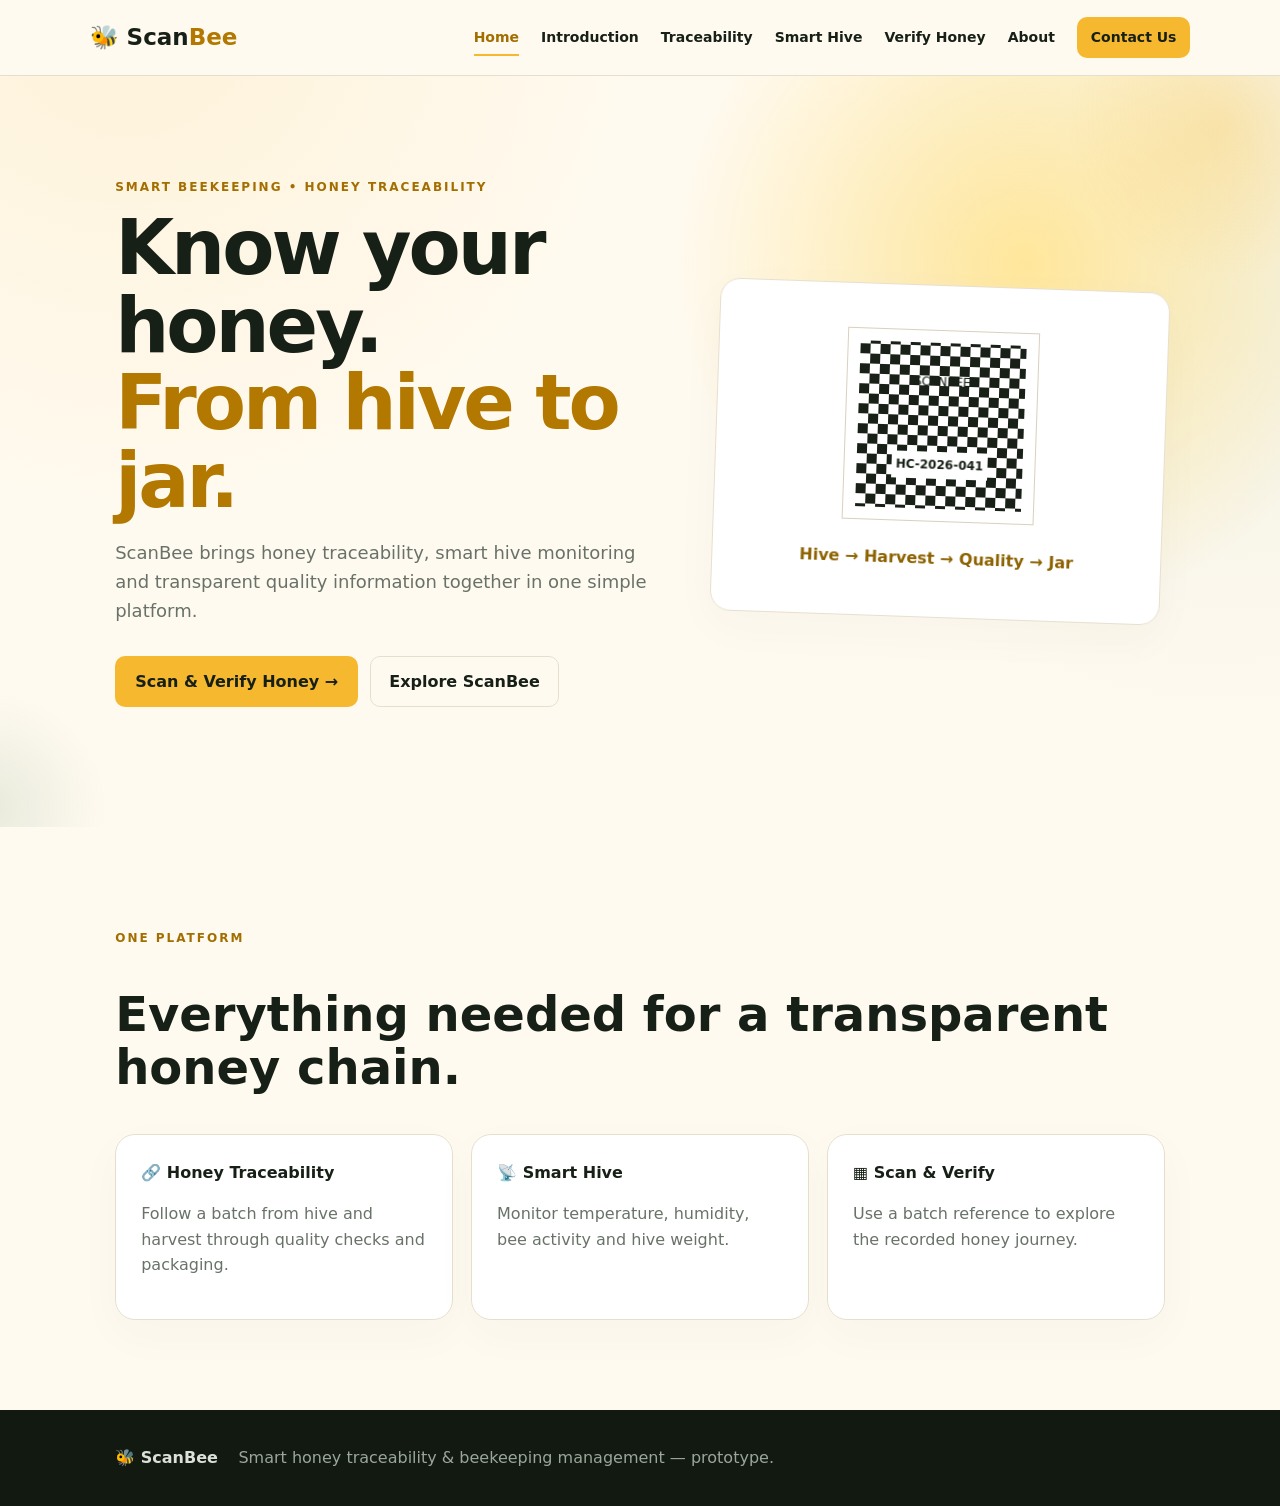
<file: index.html>
<!doctype html><html><head><meta charset="UTF-8"><meta name="viewport" content="width=device-width,initial-scale=1"><title>ScanBee | Smart Honey Traceability</title><link rel="stylesheet" href="style.css"></head><body class="page-enter">
<header><a class="logo" href="index.html">🐝 Scan<span>Bee</span></a><nav><a class="active" href="index.html">Home</a><a href="introduction.html">Introduction</a><a href="traceability.html">Traceability</a><a href="smart-hive.html">Smart Hive</a><a href="verify.html">Verify Honey</a><a href="about.html">About</a><a class="cta small" href="contact.html">Contact Us</a></nav></header>
<main><section class="hero"><div><p class="eyebrow">SMART BEEKEEPING • HONEY TRACEABILITY</p><h1>Know your honey.<br><em>From hive to jar.</em></h1><p>ScanBee brings honey traceability, smart hive monitoring and transparent quality information together in one simple platform.</p><div class="actions"><a class="cta" href="verify.html">Scan & Verify Honey →</a><a class="ghost" href="introduction.html">Explore ScanBee</a></div></div><div class="hero-card"><div class="qr">SCANBEE<br><b>HC-2026-041</b></div><div class="journey">Hive → Harvest → Quality → Jar</div></div></section>
<section class="section reveal"><p class="eyebrow">ONE PLATFORM</p><h2>Everything needed for a transparent honey chain.</h2><div class="cards"><a href="traceability.html"><b>🔗 Honey Traceability</b><p>Follow a batch from hive and harvest through quality checks and packaging.</p></a><a href="smart-hive.html"><b>📡 Smart Hive</b><p>Monitor temperature, humidity, bee activity and hive weight.</p></a><a href="verify.html"><b>▦ Scan & Verify</b><p>Use a batch reference to explore the recorded honey journey.</p></a></div></section></main><footer>🐝 ScanBee <span>Smart honey traceability & beekeeping management — prototype.</span></footer><script src="script.js"></script></body></html>
</file>
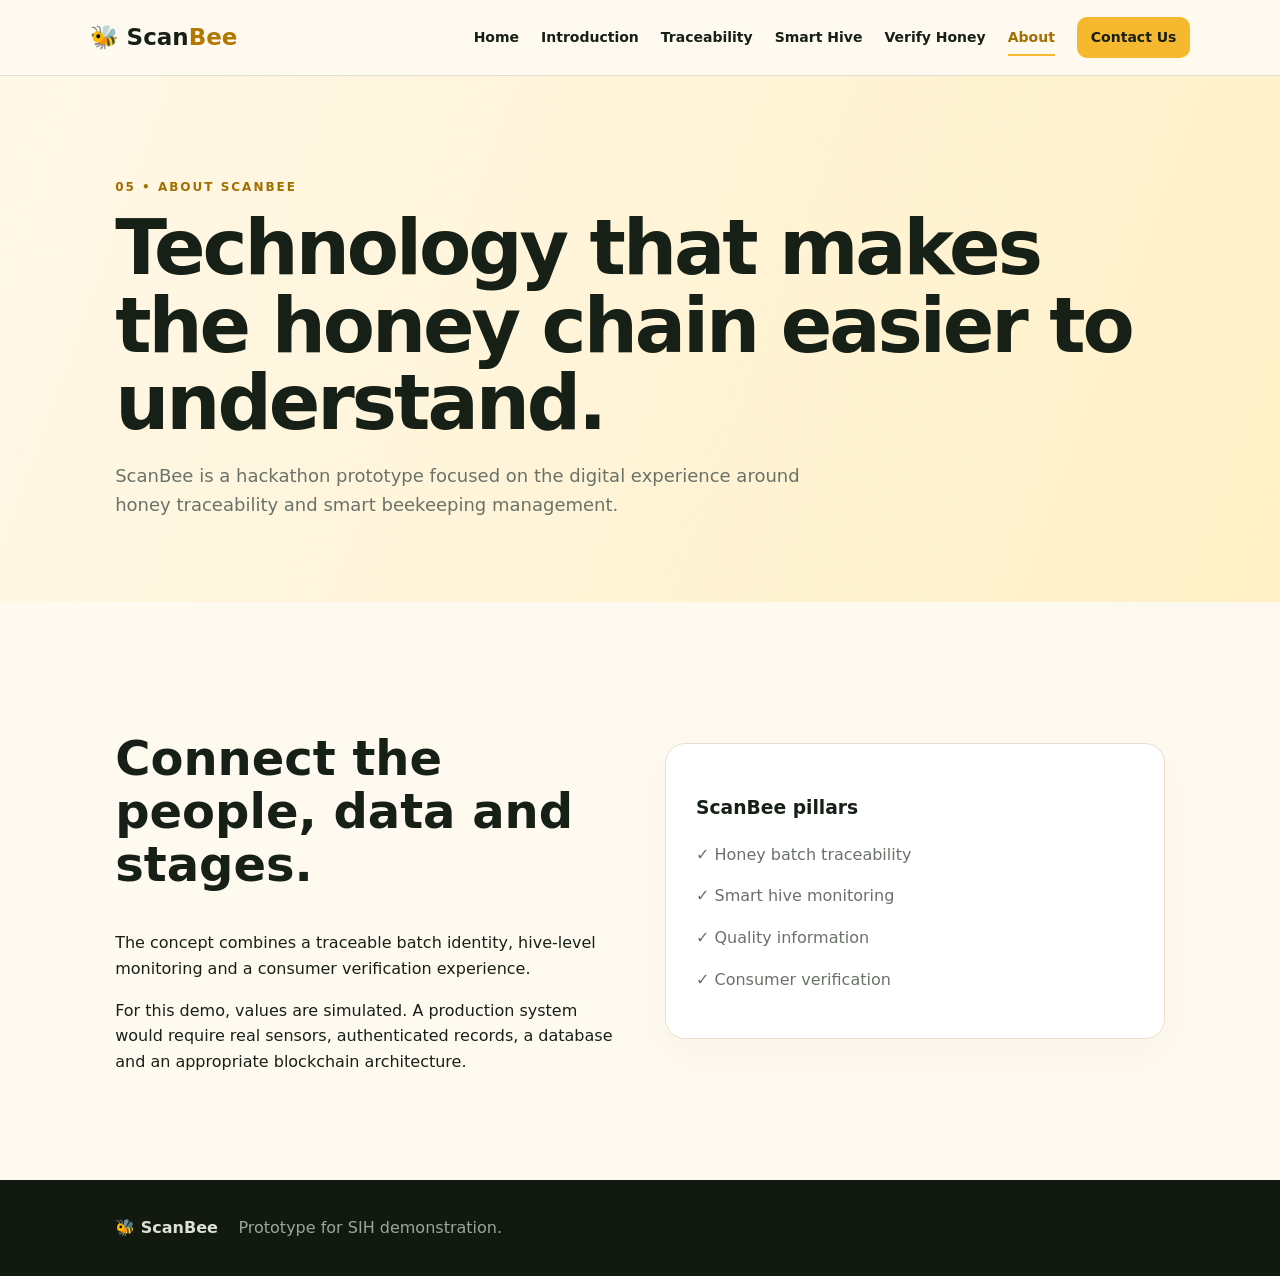
<file: about.html>
<!doctype html><html><head><meta charset="UTF-8"><meta name="viewport" content="width=device-width,initial-scale=1"><title>About | ScanBee</title><link rel="stylesheet" href="style.css"></head><body class="page-enter"><header><a class="logo" href="index.html">🐝 Scan<span>Bee</span></a><nav><a href="index.html">Home</a><a href="introduction.html">Introduction</a><a href="traceability.html">Traceability</a><a href="smart-hive.html">Smart Hive</a><a href="verify.html">Verify Honey</a><a class="active" href="about.html">About</a><a class="cta small" href="contact.html">Contact Us</a></nav></header><main><section class="page"><p class="eyebrow">05 • ABOUT SCANBEE</p><h1>Technology that makes the honey chain easier to understand.</h1><p>ScanBee is a hackathon prototype focused on the digital experience around honey traceability and smart beekeeping management.</p></section><section class="section two"><div><h2>Connect the people, data and stages.</h2><p>The concept combines a traceable batch identity, hive-level monitoring and a consumer verification experience.</p><p>For this demo, values are simulated. A production system would require real sensors, authenticated records, a database and an appropriate blockchain architecture.</p></div><div class="panel"><h3>ScanBee pillars</h3><p>✓ Honey batch traceability</p><p>✓ Smart hive monitoring</p><p>✓ Quality information</p><p>✓ Consumer verification</p></div></div></section></main><footer>🐝 ScanBee <span>Prototype for SIH demonstration.</span></footer></body></html>
</file>
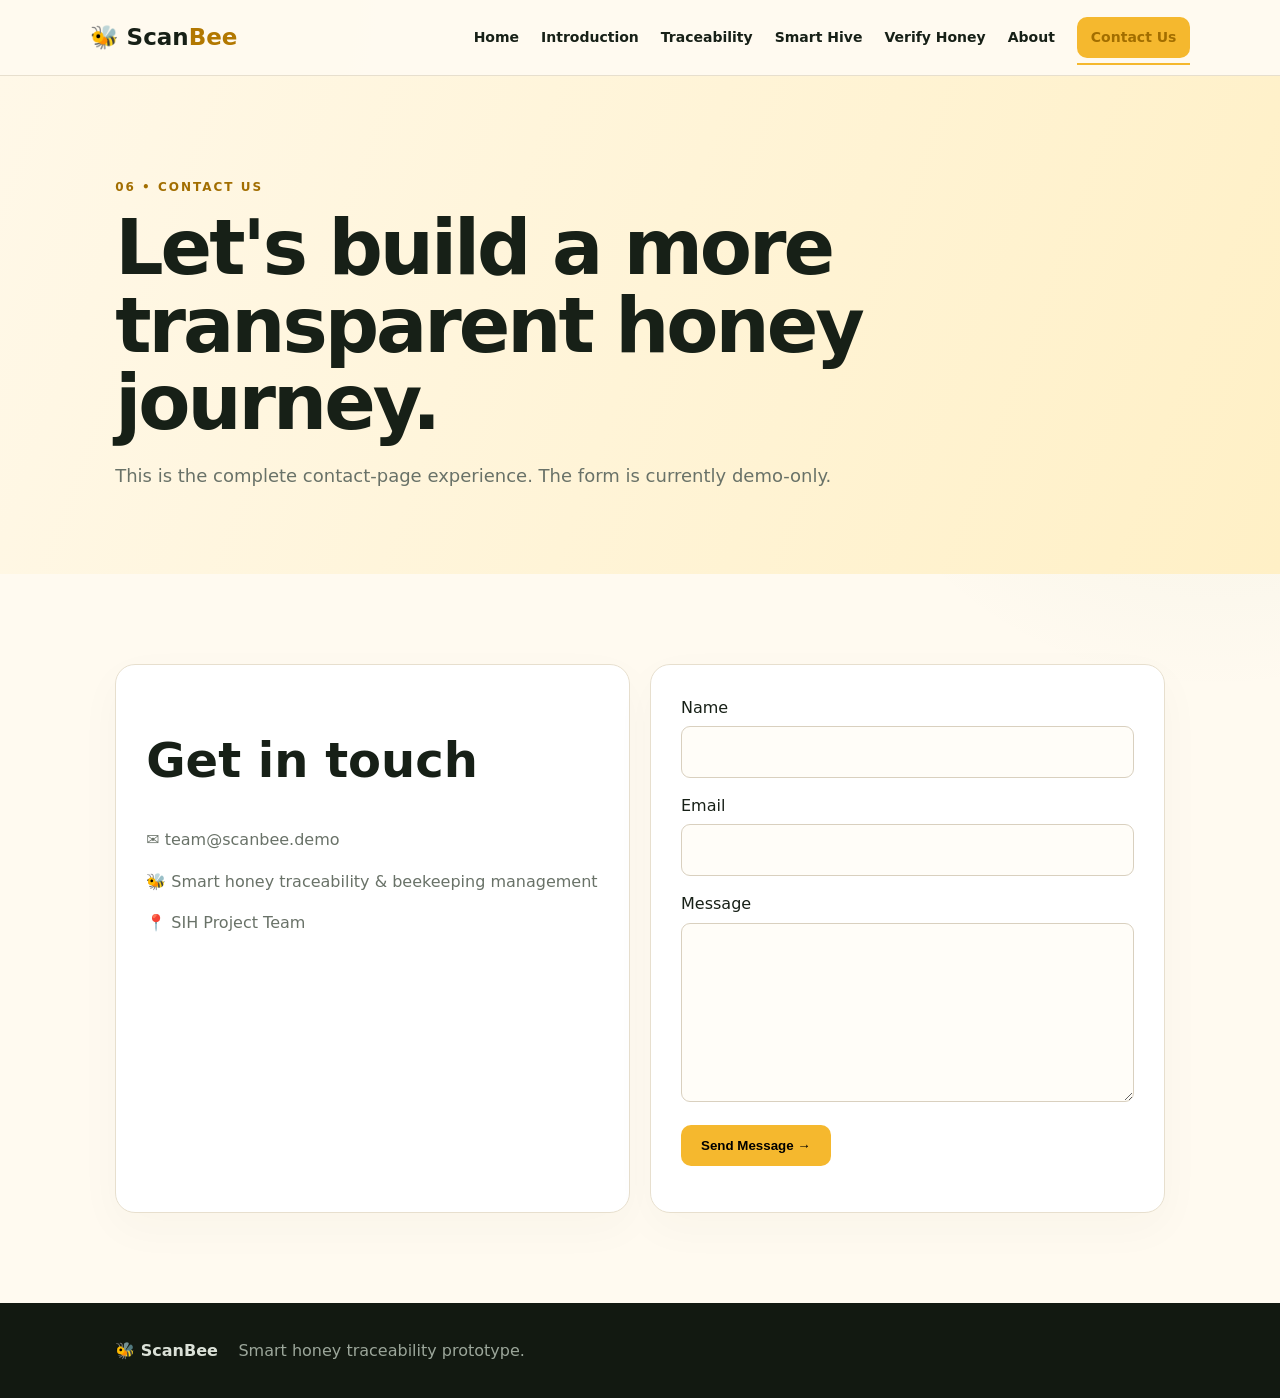
<file: contact.html>
<!doctype html><html><head><meta charset="UTF-8"><meta name="viewport" content="width=device-width,initial-scale=1"><title>Contact Us | ScanBee</title><link rel="stylesheet" href="style.css"></head><body class="page-enter"><header><a class="logo" href="index.html">🐝 Scan<span>Bee</span></a><nav><a href="index.html">Home</a><a href="introduction.html">Introduction</a><a href="traceability.html">Traceability</a><a href="smart-hive.html">Smart Hive</a><a href="verify.html">Verify Honey</a><a href="about.html">About</a><a class="cta small active" href="contact.html">Contact Us</a></nav></header><main><section class="page"><p class="eyebrow">06 • CONTACT US</p><h1>Let's build a more transparent honey journey.</h1><p>This is the complete contact-page experience. The form is currently demo-only.</p></section><section class="section contact"><div class="panel"><h2>Get in touch</h2><p>✉ team@scanbee.demo</p><p>🐝 Smart honey traceability & beekeeping management</p><p>📍 SIH Project Team</p></div><form class="panel" id="contactForm"><label>Name<input required></label><label>Email<input required type="email"></label><label>Message<textarea required rows="6"></textarea></label><button class="cta" type="submit">Send Message →</button><p id="contactMsg"></p></form></section></main><footer>🐝 ScanBee <span>Smart honey traceability prototype.</span></footer><script src="script.js"></script></body></html>
</file>
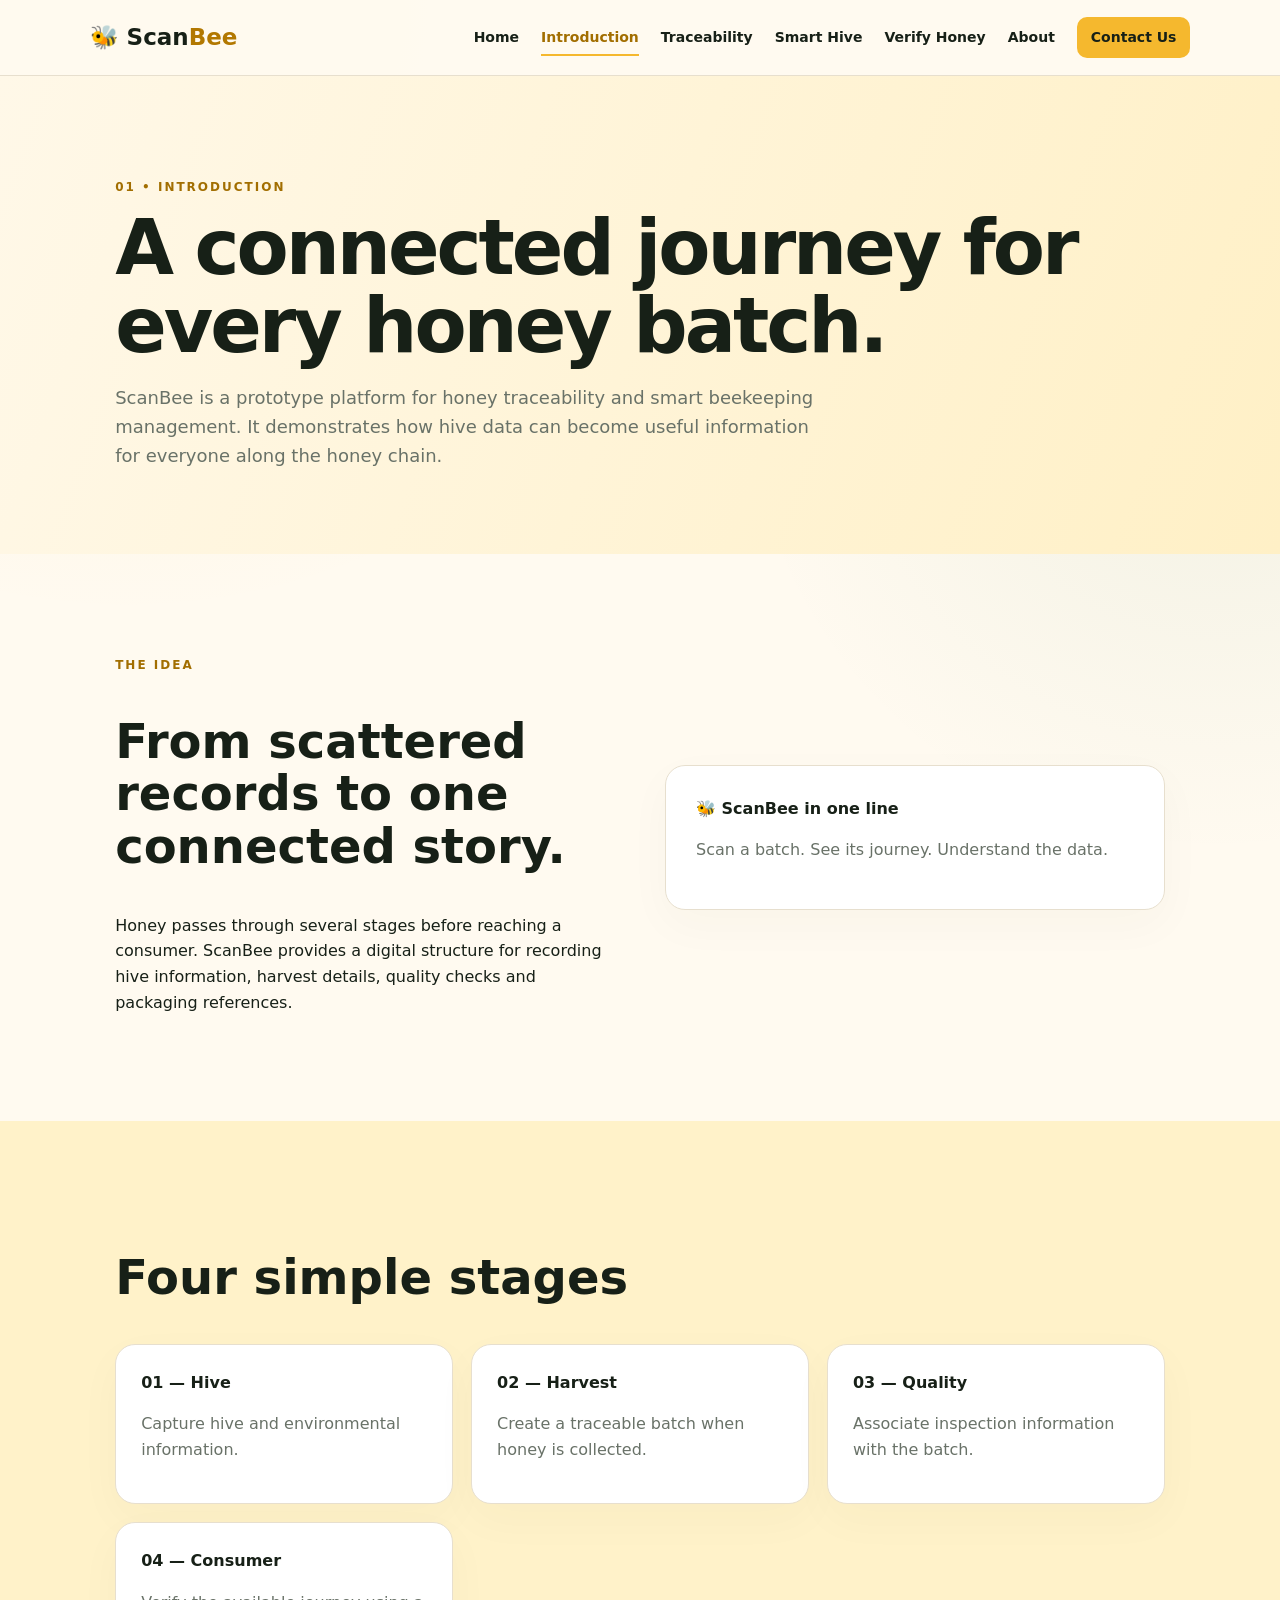
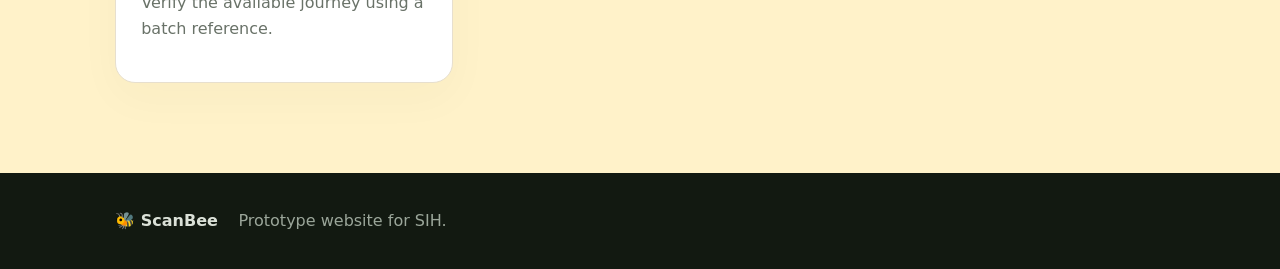
<file: introduction.html>
<!doctype html><html><head><meta charset="UTF-8"><meta name="viewport" content="width=device-width,initial-scale=1"><title>Introduction | ScanBee</title><link rel="stylesheet" href="style.css"></head><body class="page-enter"><header><a class="logo" href="index.html">🐝 Scan<span>Bee</span></a><nav><a href="index.html">Home</a><a class="active" href="introduction.html">Introduction</a><a href="traceability.html">Traceability</a><a href="smart-hive.html">Smart Hive</a><a href="verify.html">Verify Honey</a><a href="about.html">About</a><a class="cta small" href="contact.html">Contact Us</a></nav></header><main><section class="page"><p class="eyebrow">01 • INTRODUCTION</p><h1>A connected journey for every honey batch.</h1><p>ScanBee is a prototype platform for honey traceability and smart beekeeping management. It demonstrates how hive data can become useful information for everyone along the honey chain.</p></section><section class="section two"><div><p class="eyebrow">THE IDEA</p><h2>From scattered records to one connected story.</h2><p>Honey passes through several stages before reaching a consumer. ScanBee provides a digital structure for recording hive information, harvest details, quality checks and packaging references.</p></div><div class="panel"><b>🐝 ScanBee in one line</b><p>Scan a batch. See its journey. Understand the data.</p></div></section><section class="section soft reveal"><h2>Four simple stages</h2><div class="cards"><div><b>01 — Hive</b><p>Capture hive and environmental information.</p></div><div><b>02 — Harvest</b><p>Create a traceable batch when honey is collected.</p></div><div><b>03 — Quality</b><p>Associate inspection information with the batch.</p></div><div><b>04 — Consumer</b><p>Verify the available journey using a batch reference.</p></div></div></section></main><footer>🐝 ScanBee <span>Prototype website for SIH.</span></footer></body></html>
</file>
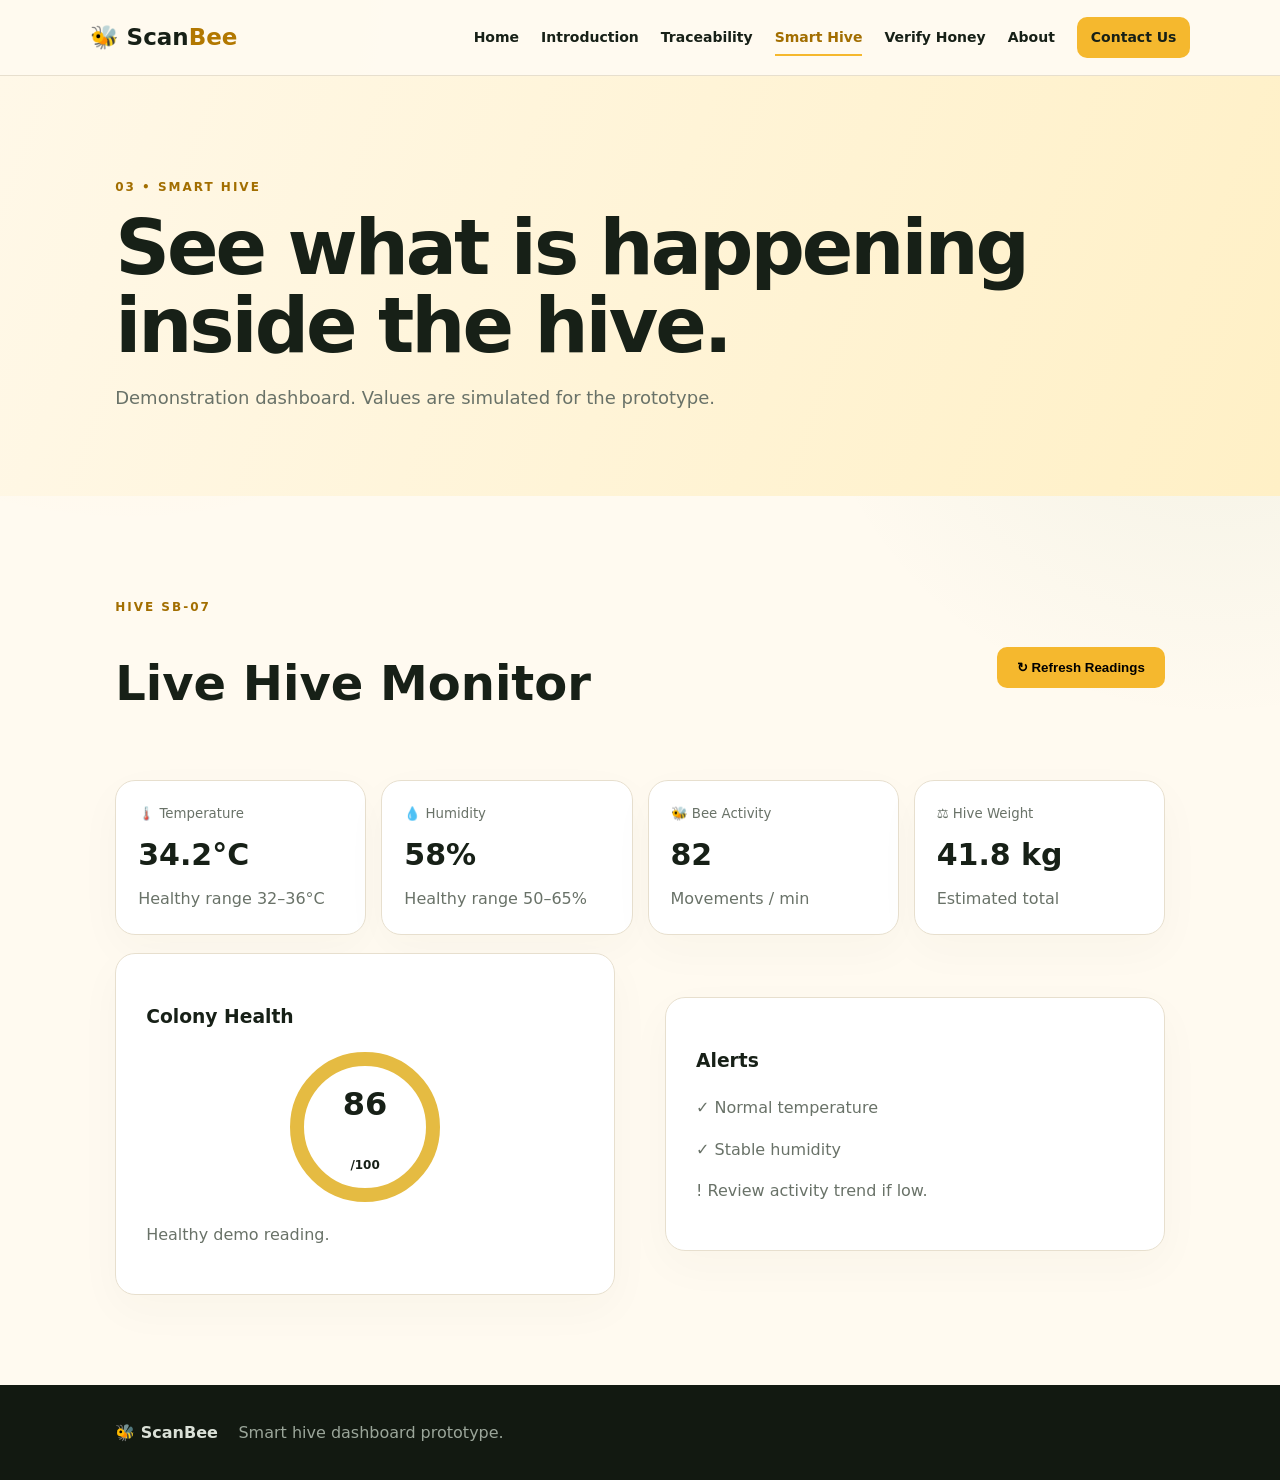
<file: smart-hive.html>
<!doctype html><html><head><meta charset="UTF-8"><meta name="viewport" content="width=device-width,initial-scale=1"><title>Smart Hive | ScanBee</title><link rel="stylesheet" href="style.css"></head><body class="page-enter"><header><a class="logo" href="index.html">🐝 Scan<span>Bee</span></a><nav><a href="index.html">Home</a><a href="introduction.html">Introduction</a><a href="traceability.html">Traceability</a><a class="active" href="smart-hive.html">Smart Hive</a><a href="verify.html">Verify Honey</a><a href="about.html">About</a><a class="cta small" href="contact.html">Contact Us</a></nav></header><main><section class="page"><p class="eyebrow">03 • SMART HIVE</p><h1>See what is happening inside the hive.</h1><p>Demonstration dashboard. Values are simulated for the prototype.</p></section><section class="section reveal"><div class="row"><div><p class="eyebrow">HIVE SB-07</p><h2>Live Hive Monitor</h2></div><button class="cta" id="refresh">↻ Refresh Readings</button></div><div class="metrics"><div><small>🌡️ Temperature</small><strong id="temp">34.2°C</strong><span>Healthy range 32–36°C</span></div><div><small>💧 Humidity</small><strong id="hum">58%</strong><span>Healthy range 50–65%</span></div><div><small>🐝 Bee Activity</small><strong id="act">82</strong><span>Movements / min</span></div><div><small>⚖️ Hive Weight</small><strong id="weight">41.8 kg</strong><span>Estimated total</span></div></div><div class="two panels"><div class="panel"><h3>Colony Health</h3><div class="health">86<span>/100</span></div><p>Healthy demo reading.</p></div><div class="panel"><h3>Alerts</h3><p>✓ Normal temperature</p><p>✓ Stable humidity</p><p>! Review activity trend if low.</p></div></div></section></main><footer>🐝 ScanBee <span>Smart hive dashboard prototype.</span></footer><script src="script.js"></script></body></html>
</file>
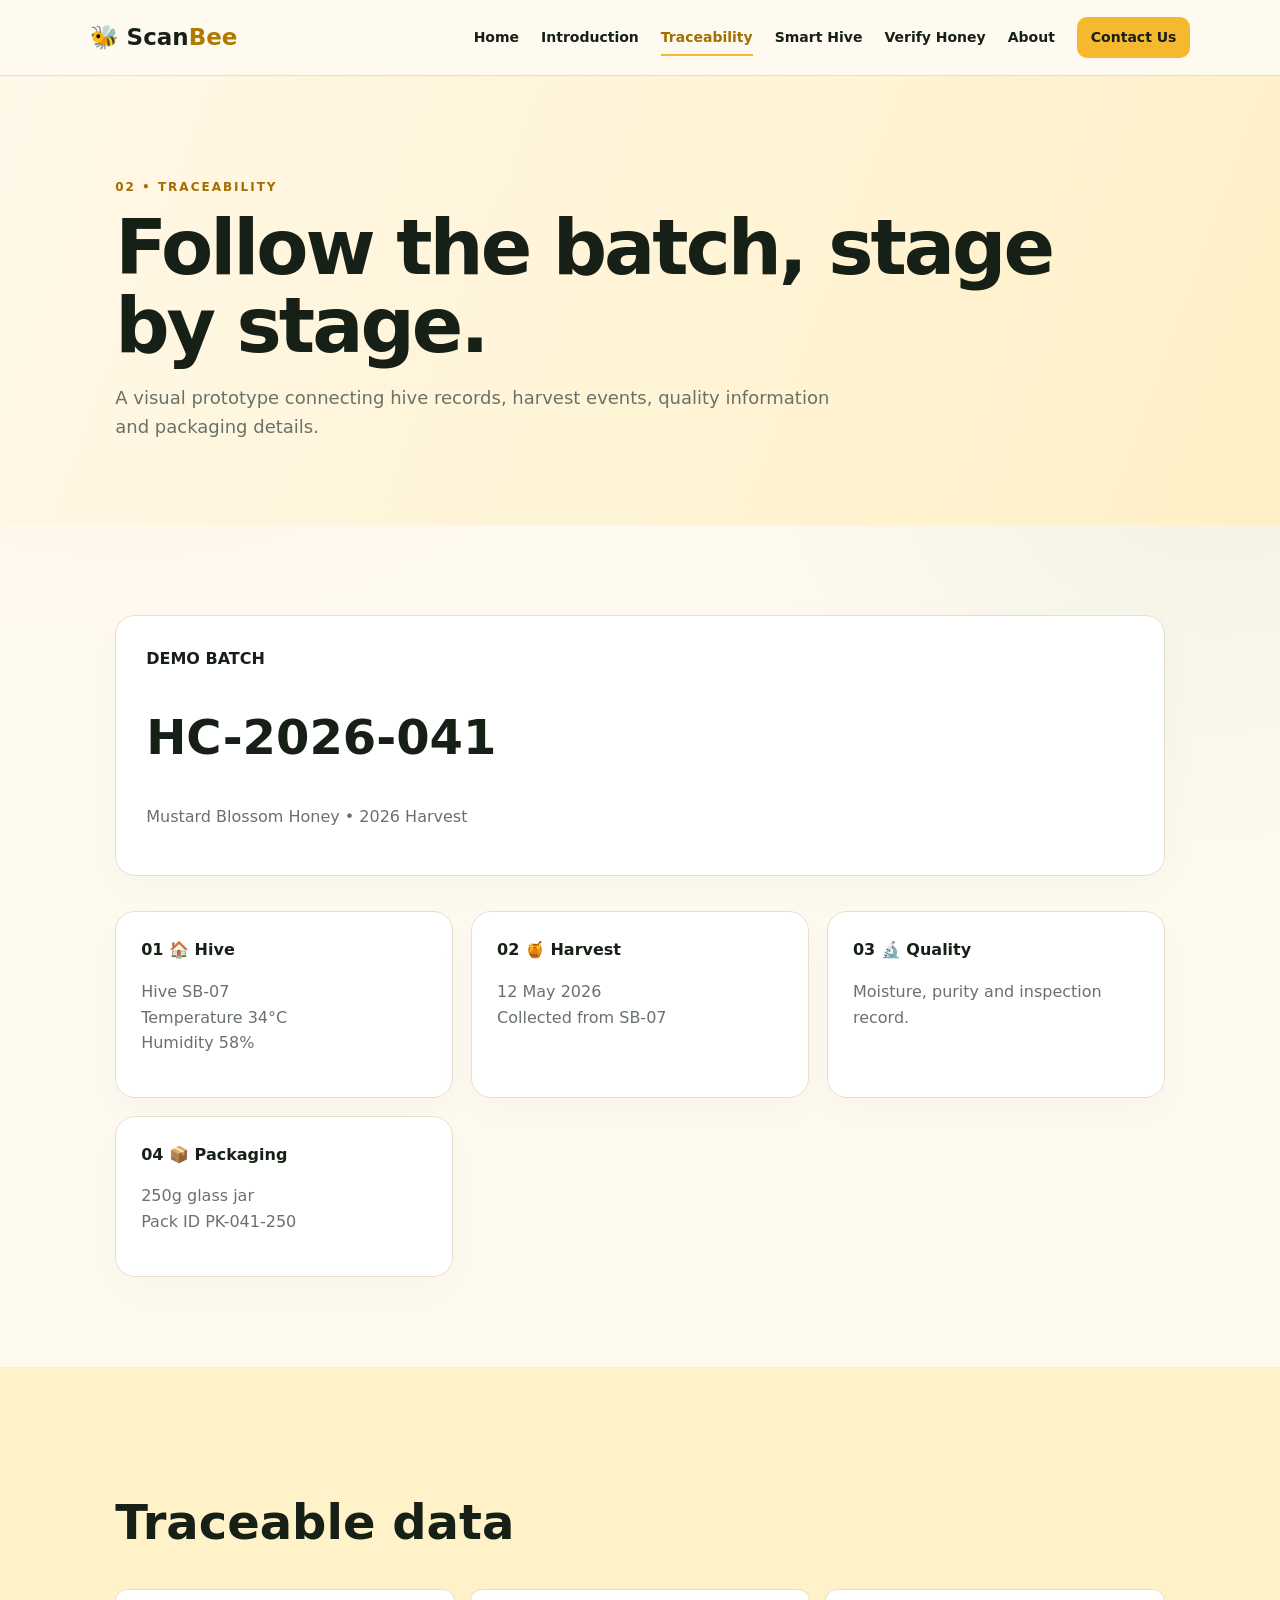
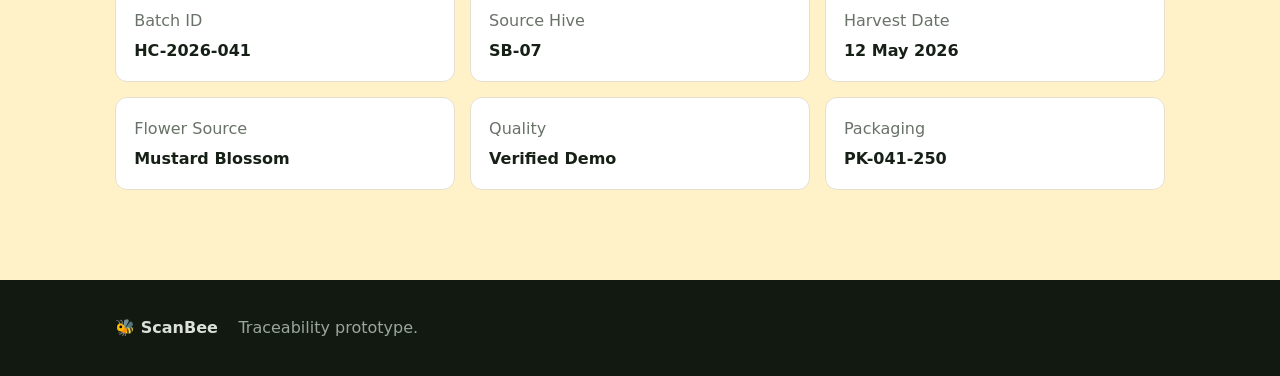
<file: traceability.html>
<!doctype html><html><head><meta charset="UTF-8"><meta name="viewport" content="width=device-width,initial-scale=1"><title>Traceability | ScanBee</title><link rel="stylesheet" href="style.css"></head><body class="page-enter"><header><a class="logo" href="index.html">🐝 Scan<span>Bee</span></a><nav><a href="index.html">Home</a><a href="introduction.html">Introduction</a><a class="active" href="traceability.html">Traceability</a><a href="smart-hive.html">Smart Hive</a><a href="verify.html">Verify Honey</a><a href="about.html">About</a><a class="cta small" href="contact.html">Contact Us</a></nav></header><main><section class="page"><p class="eyebrow">02 • TRACEABILITY</p><h1>Follow the batch, stage by stage.</h1><p>A visual prototype connecting hive records, harvest events, quality information and packaging details.</p></section><section class="section reveal"><div class="panel batch"><b>DEMO BATCH</b><h2>HC-2026-041</h2><p>Mustard Blossom Honey • 2026 Harvest</p></div><div class="cards"><div><b>01 🏠 Hive</b><p>Hive SB-07<br>Temperature 34°C<br>Humidity 58%</p></div><div><b>02 🍯 Harvest</b><p>12 May 2026<br>Collected from SB-07</p></div><div><b>03 🔬 Quality</b><p>Moisture, purity and inspection record.</p></div><div><b>04 📦 Packaging</b><p>250g glass jar<br>Pack ID PK-041-250</p></div></div></section><section class="section soft reveal"><h2>Traceable data</h2><div class="data"><span>Batch ID<b>HC-2026-041</b></span><span>Source Hive<b>SB-07</b></span><span>Harvest Date<b>12 May 2026</b></span><span>Flower Source<b>Mustard Blossom</b></span><span>Quality<b>Verified Demo</b></span><span>Packaging<b>PK-041-250</b></span></div></section></main><footer>🐝 ScanBee <span>Traceability prototype.</span></footer></body></html>
</file>
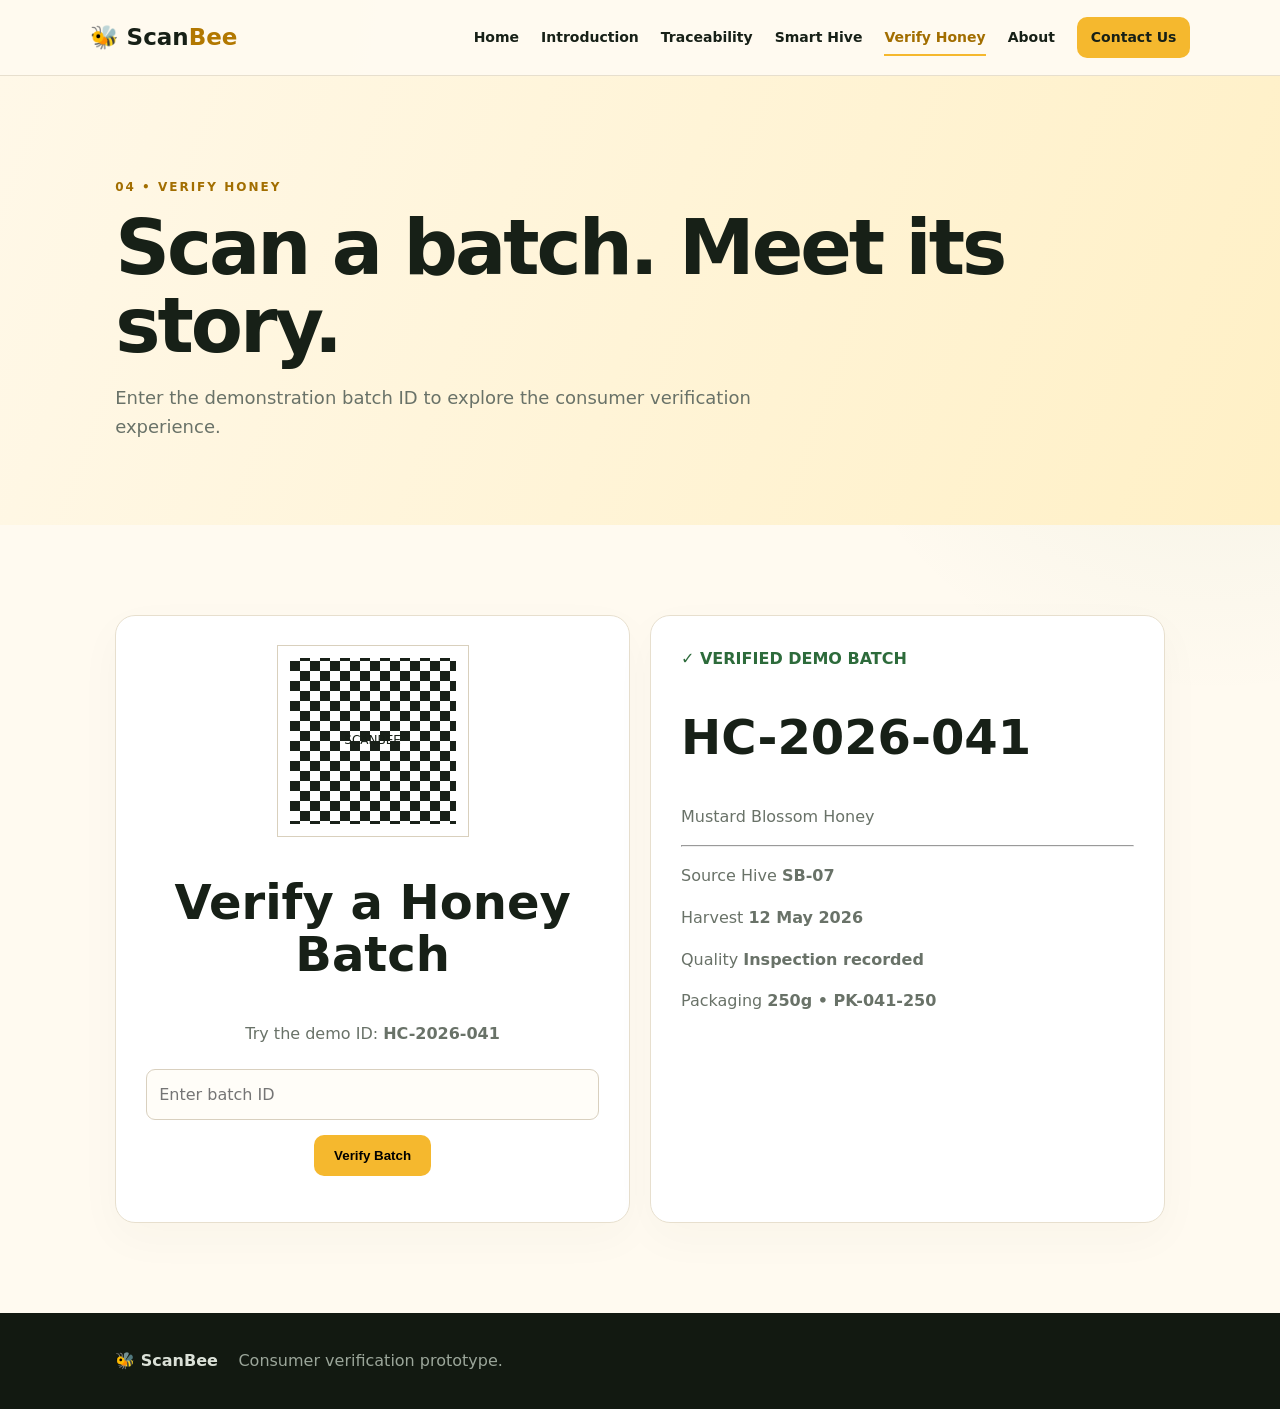
<file: verify.html>
<!doctype html><html><head><meta charset="UTF-8"><meta name="viewport" content="width=device-width,initial-scale=1"><title>Verify Honey | ScanBee</title><link rel="stylesheet" href="style.css"></head><body class="page-enter"><header><a class="logo" href="index.html">🐝 Scan<span>Bee</span></a><nav><a href="index.html">Home</a><a href="introduction.html">Introduction</a><a href="traceability.html">Traceability</a><a href="smart-hive.html">Smart Hive</a><a class="active" href="verify.html">Verify Honey</a><a href="about.html">About</a><a class="cta small" href="contact.html">Contact Us</a></nav></header><main><section class="page"><p class="eyebrow">04 • VERIFY HONEY</p><h1>Scan a batch. Meet its story.</h1><p>Enter the demonstration batch ID to explore the consumer verification experience.</p></section><section class="section verify"><div class="panel center"><div class="qr big">SCANBEE</div><h2>Verify a Honey Batch</h2><p>Try the demo ID: <b>HC-2026-041</b></p><form id="verifyForm"><input id="batch" placeholder="Enter batch ID"><button class="cta" type="submit">Verify Batch</button></form><p id="message"></p></div><div class="panel"><b class="ok">✓ VERIFIED DEMO BATCH</b><h2>HC-2026-041</h2><p>Mustard Blossom Honey</p><hr><p>Source Hive <b>SB-07</b></p><p>Harvest <b>12 May 2026</b></p><p>Quality <b>Inspection recorded</b></p><p>Packaging <b>250g • PK-041-250</b></p></div></section></main><footer>🐝 ScanBee <span>Consumer verification prototype.</span></footer><script src="script.js"></script></body></html>
</file>
<file: style.css>
:root{--y:#f5b82e;--cream:#fffaf0;--ink:#172017;--muted:#697268;--line:#e7dfce;--soft:#fff2c9;--green:#2d6b3b}*{box-sizing:border-box}body{margin:0;background:var(--cream);color:var(--ink);font:16px/1.6 system-ui,-apple-system,Segoe UI,sans-serif}a{text-decoration:none;color:inherit}header{height:76px;padding:0 7%;display:flex;align-items:center;justify-content:space-between;border-bottom:1px solid var(--line);position:sticky;top:0;background:#fffaf0ee;backdrop-filter:blur(10px);z-index:5}.logo{font-weight:900;font-size:23px}.logo span{color:#b27800}nav{display:flex;gap:22px;align-items:center;font-size:14px;font-weight:700}nav a:hover,nav .active{color:#a26e00}.cta{display:inline-block;background:var(--y);border:0;border-radius:10px;padding:13px 20px;font-weight:850;cursor:pointer}.small{padding:9px 14px}.hero{min-height:650px;padding:90px 9%;display:grid;grid-template-columns:1.1fr .9fr;gap:50px;align-items:center;background:radial-gradient(circle at 80% 25%,#ffe69b,transparent 30%)}.hero h1,.page h1{font-size:clamp(45px,6vw,76px);line-height:1.02;letter-spacing:-3px;margin:0 0 20px}.hero em{color:#b27800;font-style:normal}.hero p,.page>p:last-child{color:var(--muted);font-size:18px;max-width:720px}.eyebrow{font-size:12px!important;letter-spacing:2px;font-weight:900;color:#a26e00!important}.actions{display:flex;gap:12px;align-items:center;margin:30px 0}.ghost{padding:12px 18px;border:1px solid var(--line);border-radius:10px;font-weight:800}.hero-card,.panel,.cards>a,.cards>div,.metrics>div{background:#fff;border:1px solid var(--line);border-radius:20px;box-shadow:0 15px 45px #3d351508}.hero-card{padding:45px;text-align:center;transform:rotate(2deg)}.qr{width:190px;height:190px;margin:auto;display:grid;place-items:center;background:repeating-conic-gradient(#182018 0 25%,#fff 0 50%) 0/20px 20px;border:12px solid white;outline:1px solid #d9d0bd;font-size:12px}.qr b{background:white;padding:4px}.journey{margin-top:25px;font-weight:800;color:#8d6200}.section,.page{padding:90px 9%}.section h2{font-size:clamp(30px,4vw,48px);line-height:1.1}.cards{display:grid;grid-template-columns:repeat(3,1fr);gap:18px;margin-top:35px}.cards>a,.cards>div{padding:25px}.cards p,.panel p{color:var(--muted)}.soft{background:var(--soft)}.two{display:grid;grid-template-columns:1fr 1fr;gap:50px;align-items:center}.page{padding-bottom:65px;background:linear-gradient(110deg,#fff8e8,#fff0c6)}.panel{padding:30px}.batch{margin-bottom:25px}.data{display:grid;grid-template-columns:repeat(3,1fr);gap:15px}.data span{background:#fff;padding:18px;border-radius:12px;border:1px solid var(--line);color:var(--muted)}.data b{display:block;color:var(--ink);margin-top:4px}.row{display:flex;justify-content:space-between;align-items:center;gap:20px}.metrics{display:grid;grid-template-columns:repeat(4,1fr);gap:15px;margin-top:30px}.metrics>div{padding:22px}.metrics small,.metrics span{display:block;color:var(--muted)}.metrics strong{font-size:30px;display:block;margin:7px 0}.panels{margin-top:18px}.health{width:150px;height:150px;border:14px solid #e5bb42;border-radius:50%;display:grid;place-items:center;font-size:32px;font-weight:900;margin:20px auto}.health span{font-size:12px}.verify,.contact{display:grid;grid-template-columns:1fr 1fr;gap:20px}.center{text-align:center}.big{margin-bottom:25px}.ok{color:var(--green)}form input,form textarea{width:100%;padding:12px;border:1px solid #d9d0bf;border-radius:9px;background:#fffdf8;font:inherit;margin:6px 0 15px}footer{padding:35px 9%;background:#121911;color:#dbe1d8;font-weight:900}footer span{font-weight:400;color:#9ba69a;margin-left:15px}@media(max-width:850px){nav{display:none}.hero,.two,.verify,.contact{grid-template-columns:1fr}.cards,.metrics,.data{grid-template-columns:1fr 1fr}.hero{padding-top:60px}}@media(max-width:560px){.section,.page,.hero{padding-left:5%;padding-right:5%}.cards,.metrics,.data{grid-template-columns:1fr}.hero h1,.page h1{letter-spacing:-2px}.actions,.row{align-items:stretch;flex-direction:column}footer span{display:block;margin:8px 0 0}}

/* ===== ScanBee x Team Eklavya-X visual upgrade ===== */
:root{
  --bee:#f5b82e;
  --bee-light:#ffe39a;
  --ink2:#101810;
  --glass:rgba(255,255,255,.72);
}
body{
  overflow-x:hidden;
  background:
    radial-gradient(circle at 10% 0%,rgba(245,184,46,.12),transparent 28%),
    radial-gradient(circle at 95% 20%,rgba(82,132,73,.08),transparent 25%),
    var(--cream);
}
body.page-enter{animation:pageIn .55s ease both}
@keyframes pageIn{from{opacity:0;transform:translateY(10px)}to{opacity:1;transform:none}}

.site-header{
  transition:box-shadow .3s ease,background .3s ease;
}
.site-header:hover{box-shadow:0 10px 35px rgba(30,35,20,.08)}
.team-badge{
  font-size:10px;
  letter-spacing:.8px;
  font-weight:900;
  color:#755000;
  background:linear-gradient(135deg,#fff0bd,#fff8e7);
  border:1px solid #ead39a;
  border-radius:999px;
  padding:6px 10px;
  margin-left:10px;
  white-space:nowrap;
}
.brand{transition:transform .25s ease}
.brand:hover{transform:translateY(-2px)}
.brand-mark{display:inline-block;transition:transform .35s ease}
.brand:hover .brand-mark{transform:rotate(-12deg) scale(1.12)}
nav a{
  position:relative;
  transition:color .2s ease,transform .2s ease,background .2s ease;
}
nav a:not(.nav-cta)::after{
  content:"";
  position:absolute;
  left:0;right:0;bottom:-7px;
  height:2px;
  background:var(--bee);
  transform:scaleX(0);
  transform-origin:center;
  transition:transform .25s ease;
}
nav a:not(.nav-cta):hover::after,nav a.active:not(.nav-cta)::after{transform:scaleX(1)}
nav a:hover{transform:translateY(-2px)}
.nav-cta{
  transition:transform .2s ease,box-shadow .2s ease!important;
}
.nav-cta:hover{transform:translateY(-2px) scale(1.03)!important;box-shadow:0 8px 20px rgba(245,184,46,.28)}

.hero{
  position:relative;
  overflow:hidden;
}
.hero:before,.hero:after{
  content:"";
  position:absolute;
  border-radius:50%;
  pointer-events:none;
}
.hero:before{
  width:320px;height:320px;right:-100px;top:-110px;
  background:radial-gradient(circle,rgba(245,184,46,.24),transparent 68%);
  animation:floatGlow 6s ease-in-out infinite;
}
.hero:after{
  width:240px;height:240px;left:-130px;bottom:-100px;
  background:radial-gradient(circle,rgba(46,107,60,.11),transparent 68%);
}
@keyframes floatGlow{50%{transform:translate(-15px,18px) scale(1.08)}}

.hero-card{animation:cardFloat 5s ease-in-out infinite}
@keyframes cardFloat{50%{transform:translateY(-9px)}}
.scan-card{
  transition:transform .35s ease,box-shadow .35s ease;
}
.hero-card:hover .scan-card{
  transform:rotate(0deg) translateY(-7px) scale(1.02);
  box-shadow:0 28px 65px rgba(38,38,20,.16);
}
.bee-orbit{animation:beeFloat 3.2s ease-in-out infinite}
@keyframes beeFloat{50%{transform:translateY(-13px) rotate(4deg)}}

.btn{
  position:relative;
  overflow:hidden;
  transition:transform .22s ease,box-shadow .22s ease,background .22s ease;
}
.btn:before{
  content:"";
  position:absolute;inset:0;
  background:linear-gradient(110deg,transparent 30%,rgba(255,255,255,.42),transparent 70%);
  transform:translateX(-120%);
  transition:transform .5s ease;
}
.btn:hover{transform:translateY(-3px);box-shadow:0 12px 25px rgba(38,38,20,.12)}
.btn:hover:before{transform:translateX(120%)}
.btn>*{position:relative}

.feature-card,.metric,.trace-line article,.data-grid div,.chart-card,.alert-card,
.verify-box,.verification-result,.info-panel,.contact-form,.contact-info,.timeline>div{
  transition:transform .28s ease,box-shadow .28s ease,border-color .28s ease;
}
.feature-card:hover,.metric:hover,.trace-line article:hover,.data-grid div:hover,
.chart-card:hover,.alert-card:hover,.verify-box:hover,.verification-result:hover,
.info-panel:hover,.contact-form:hover,.contact-info:hover,.timeline>div:hover{
  transform:translateY(-7px);
  border-color:#e4c05c;
  box-shadow:0 18px 45px rgba(38,38,20,.11);
}
.feature-card>span,.metric>span,.node{
  transition:transform .3s ease;
}
.feature-card:hover>span,.metric:hover>span{transform:scale(1.16) rotate(-4deg);display:inline-block}
.trace-line article:hover .node{transform:scale(1.1);background:#ffe8a2}

.section-heading h2,.page-hero h1{
  text-wrap:balance;
}
.page-hero{
  position:relative;
  overflow:hidden;
}
.page-hero:after{
  content:"SCANBEE";
  position:absolute;
  right:-25px;bottom:-45px;
  font-size:clamp(80px,13vw,190px);
  font-weight:1000;
  letter-spacing:-8px;
  color:rgba(181,123,0,.045);
  pointer-events:none;
}
.reveal{
  animation:revealUp .7s ease both;
}
@keyframes revealUp{from{opacity:0;transform:translateY(20px)}to{opacity:1;transform:none}}

.status-dot{animation:pulseDot 1.8s infinite}
@keyframes pulseDot{50%{opacity:.45}}
.verified,.verified-badge{transition:transform .2s ease}
.verified:hover,.verified-badge:hover{transform:scale(1.04)}

.qr-demo,.qr-large{transition:transform .3s ease,box-shadow .3s ease}
.qr-demo:hover,.qr-large:hover{transform:scale(1.04) rotate(-1deg);box-shadow:0 15px 35px rgba(0,0,0,.10)}

footer .footer-brand small{font-size:10px;color:#f2c95d;letter-spacing:.5px}
footer a{transition:color .2s ease,transform .2s ease;display:inline-block}
footer a:hover{color:#f5c64c;transform:translateY(-2px)}

@media(max-width:950px){
  .team-badge{display:none}
  nav a:not(.nav-cta)::after{display:none}
}
@media(prefers-reduced-motion:reduce){
  *,*:before,*:after{animation-duration:.001ms!important;animation-iteration-count:1!important;transition-duration:.001ms!important;scroll-behavior:auto!important}
}
</file>
